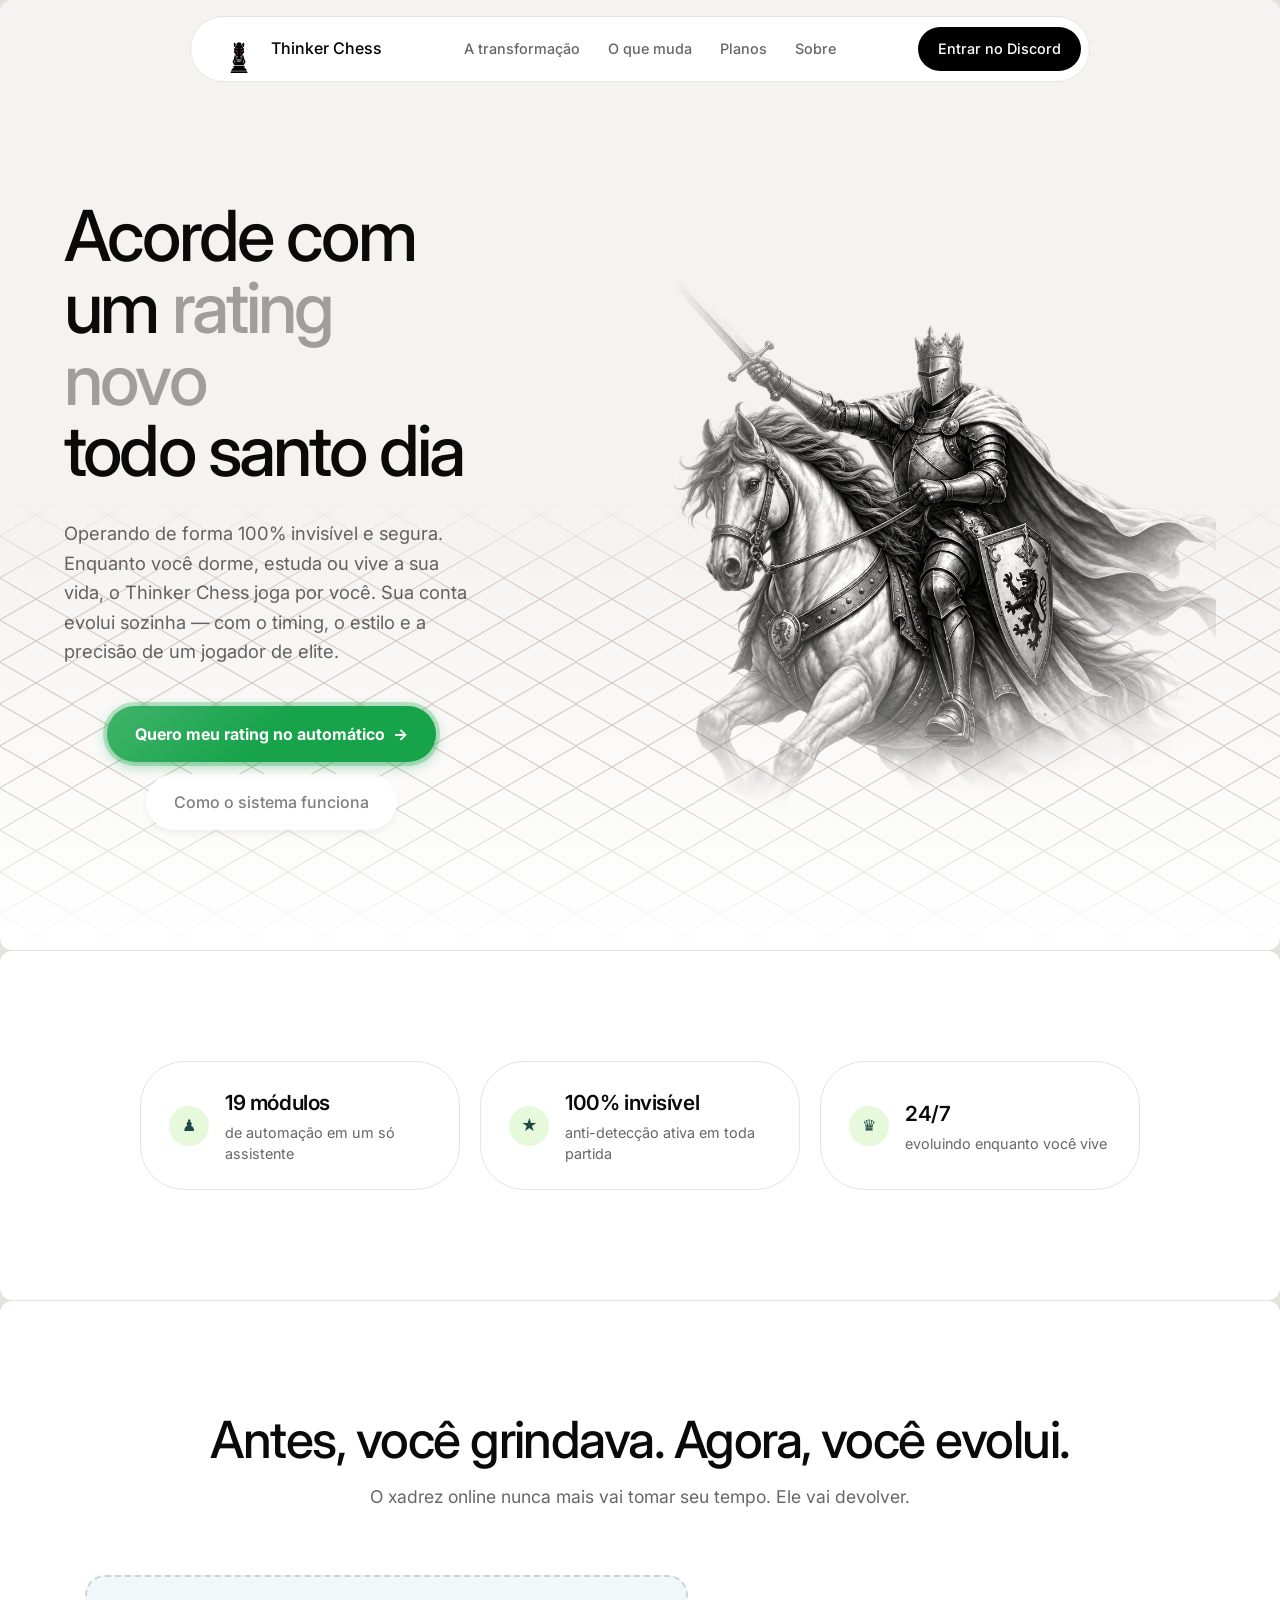
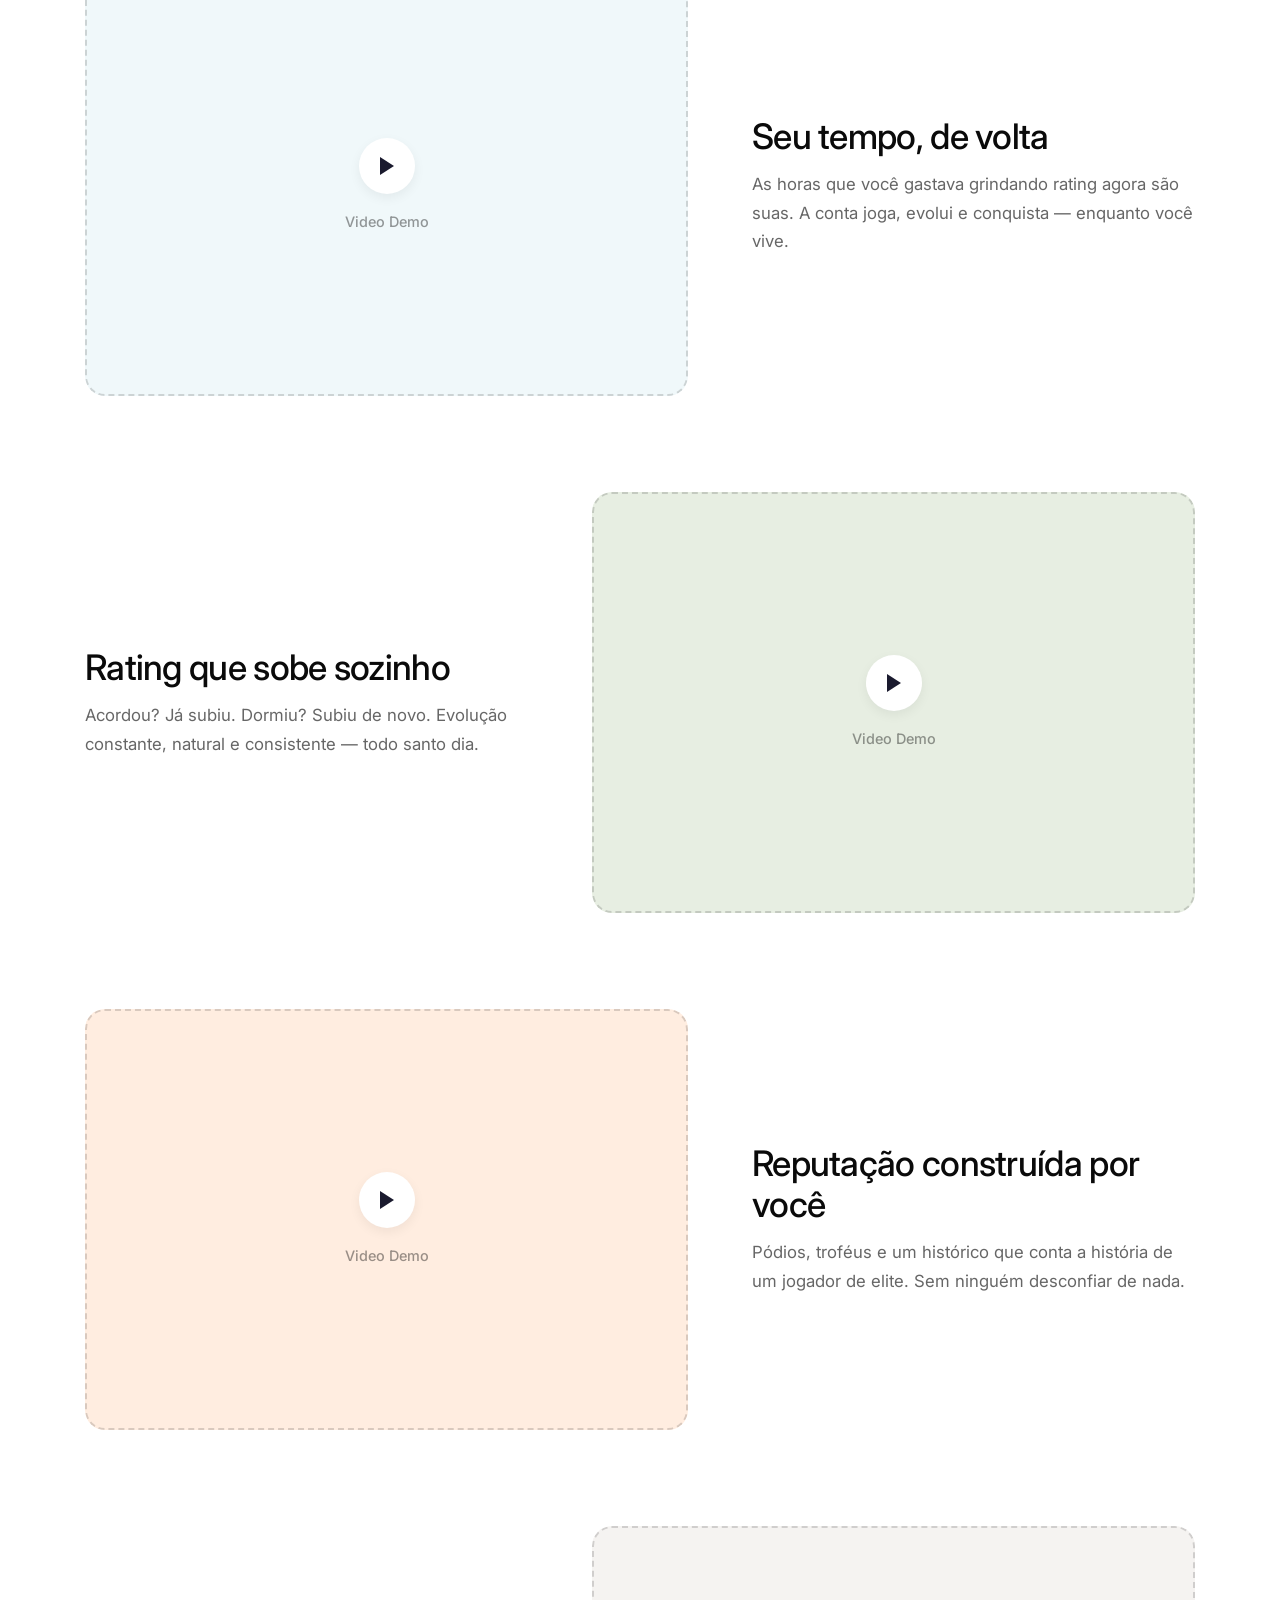
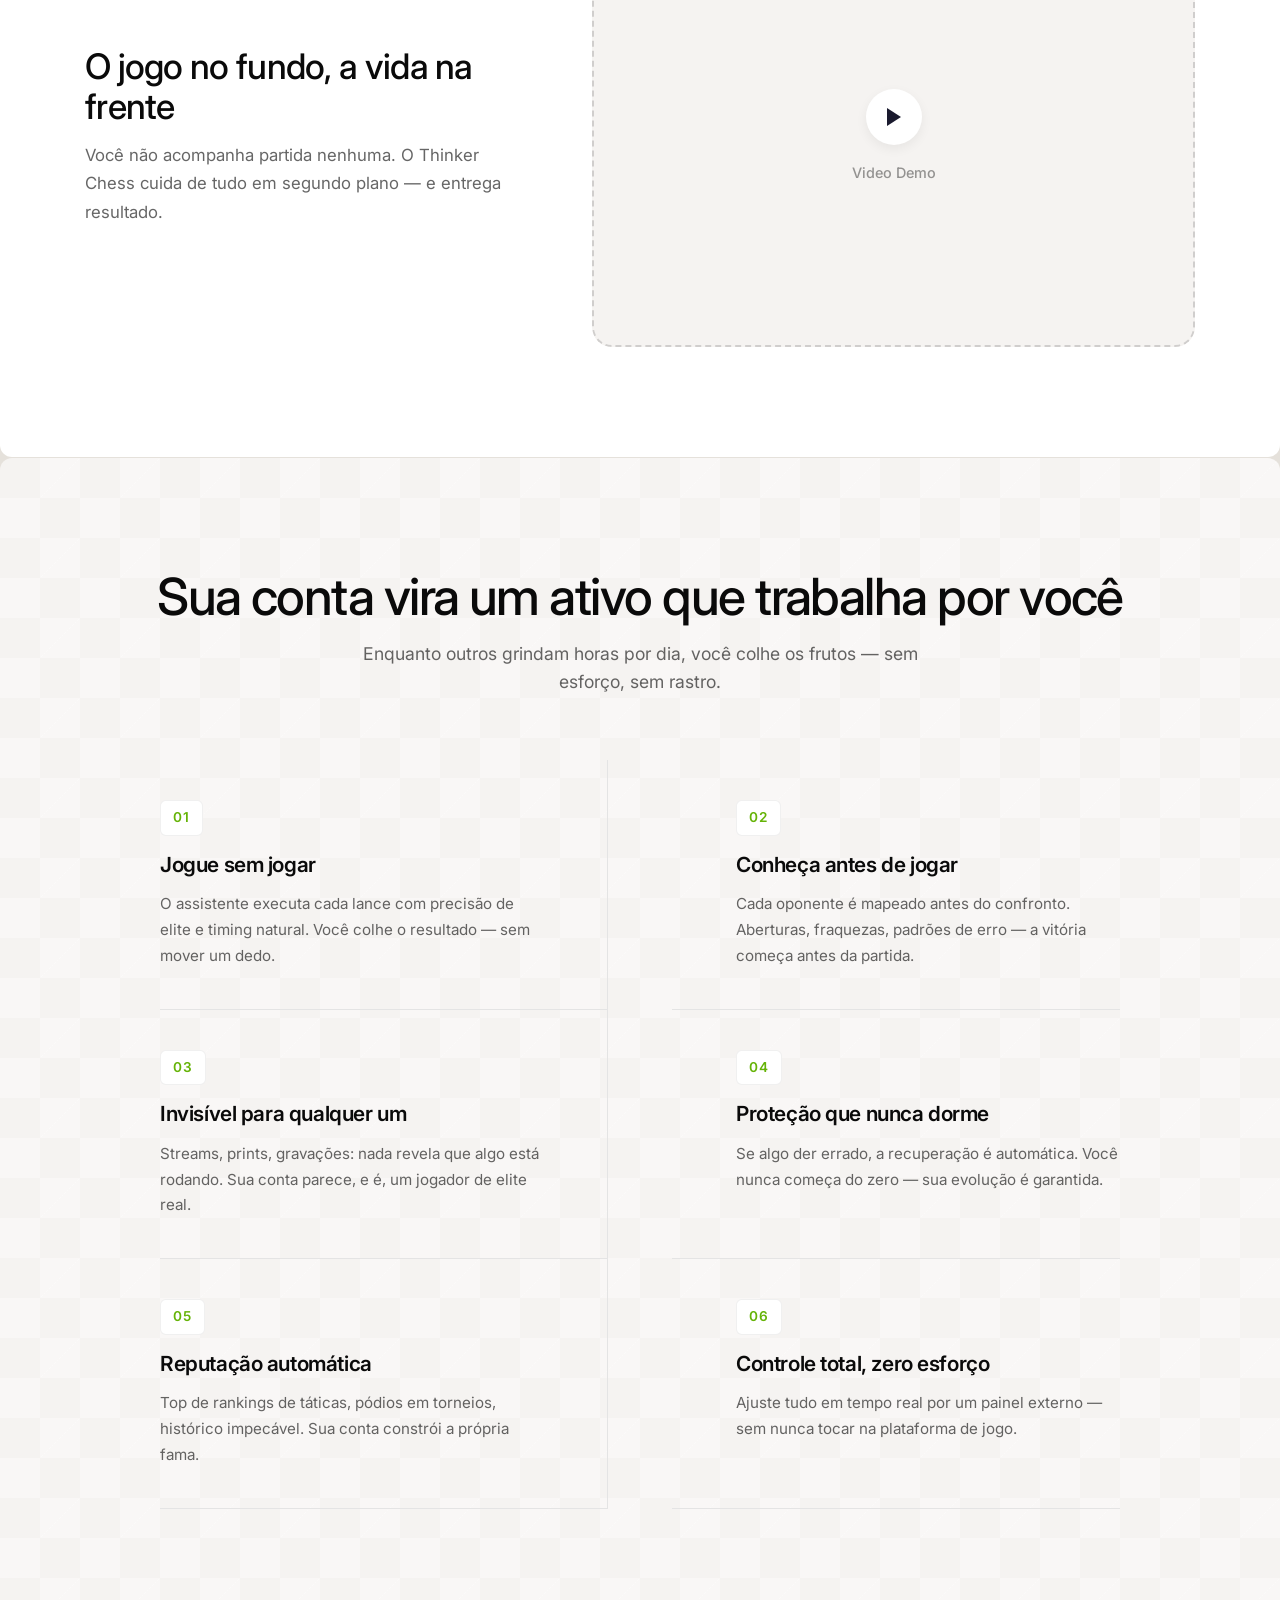
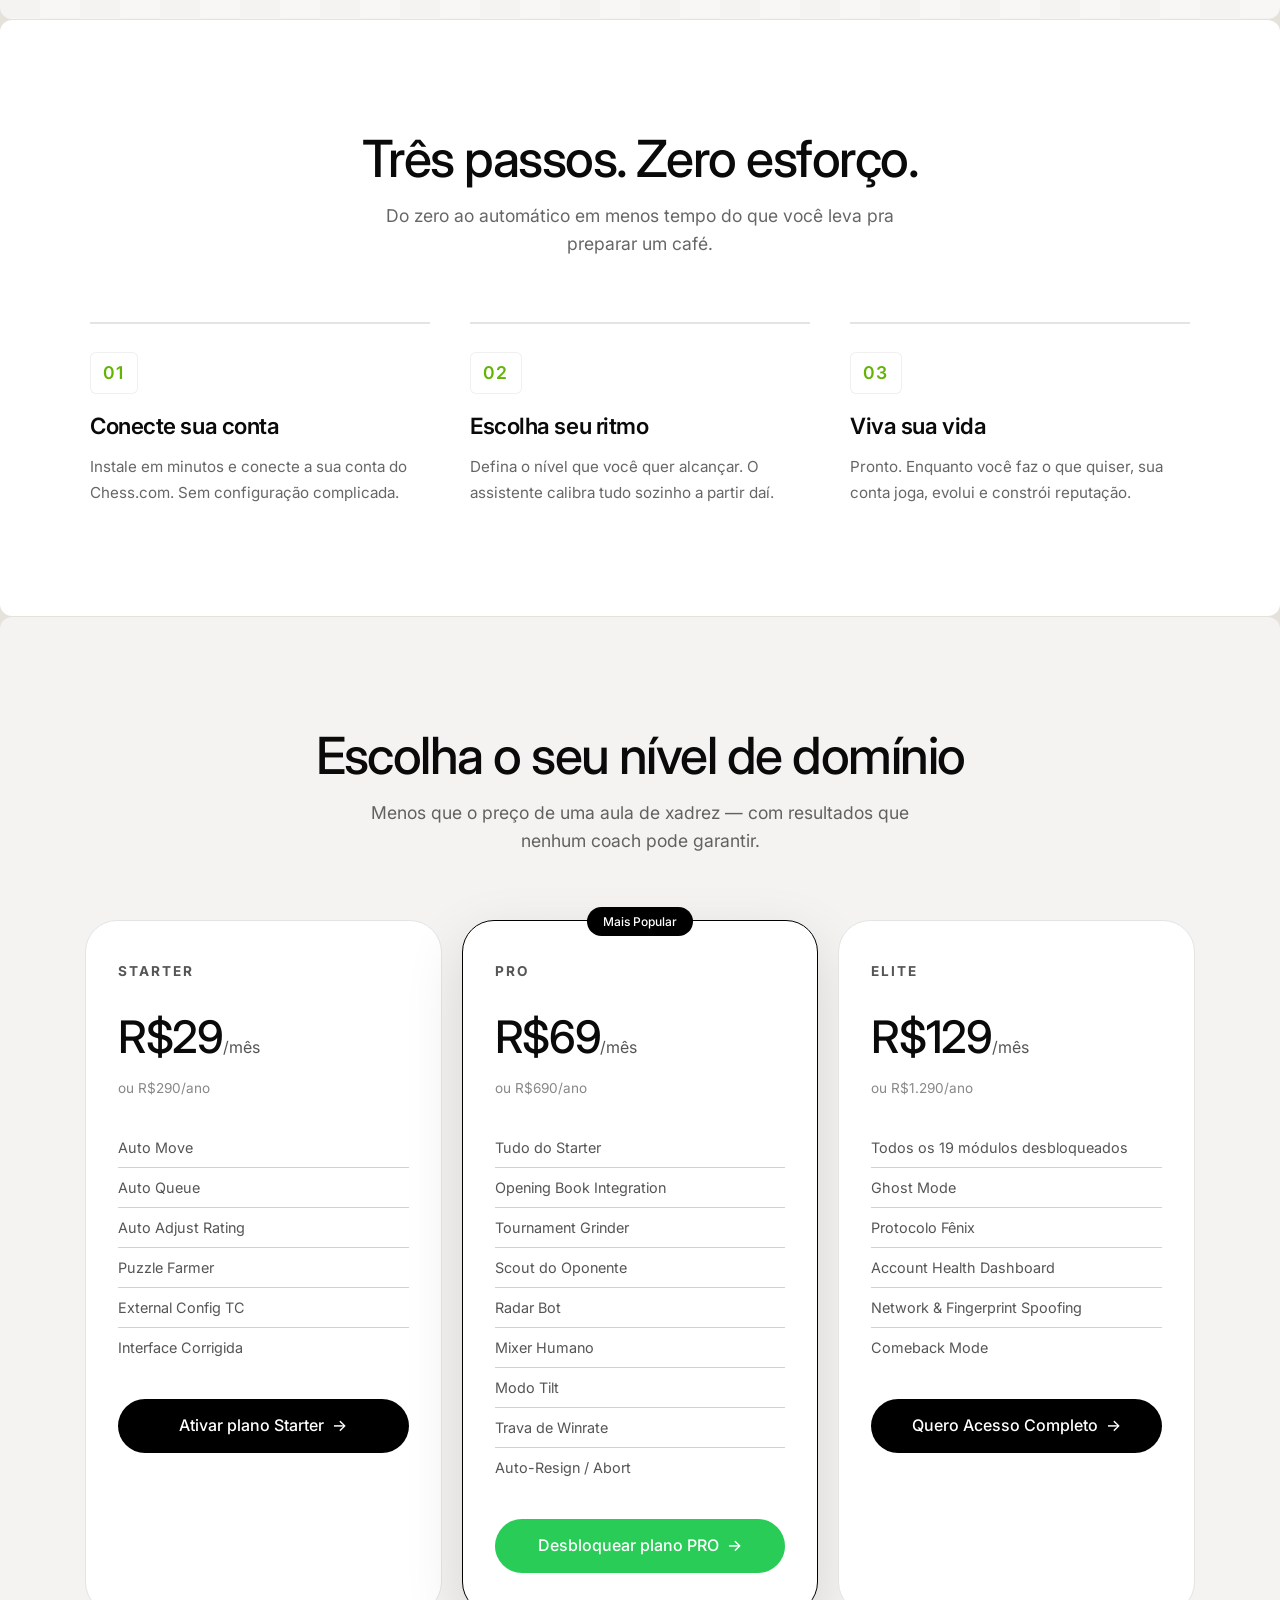
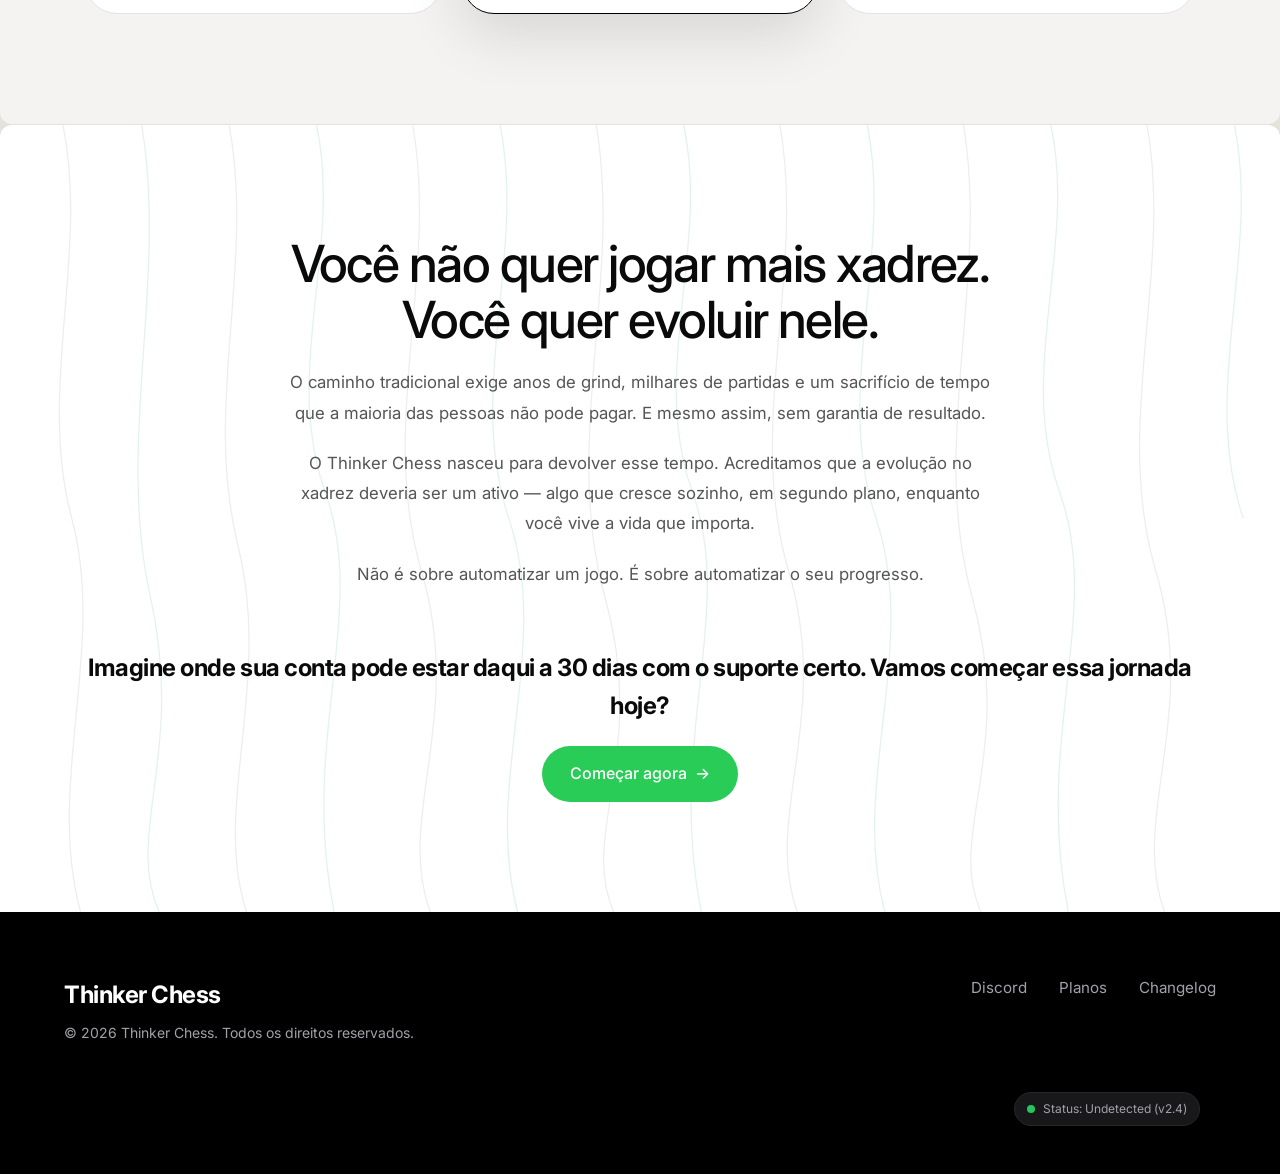
<file: index.html>
<!DOCTYPE html>
<html lang="pt-BR">
<head>
    <meta charset="UTF-8">
    <meta name="viewport" content="width=device-width, initial-scale=1.0">
    <title>Thinker Chess — Pense Melhor, Jogue Melhor</title>
    <link rel="preconnect" href="https://fonts.googleapis.com">
    <link rel="preconnect" href="https://fonts.gstatic.com" crossorigin>
    <link href="https://fonts.googleapis.com/css2?family=Inter:wght@400;500;600;700&family=Playfair+Display:ital,wght@0,400;0,700;1,400;1,700&display=swap" rel="stylesheet">
    <link rel="stylesheet" href="style.css">
</head>
<body id="app">
    <script src="main.js"></script>
</body>
</html>
</file>
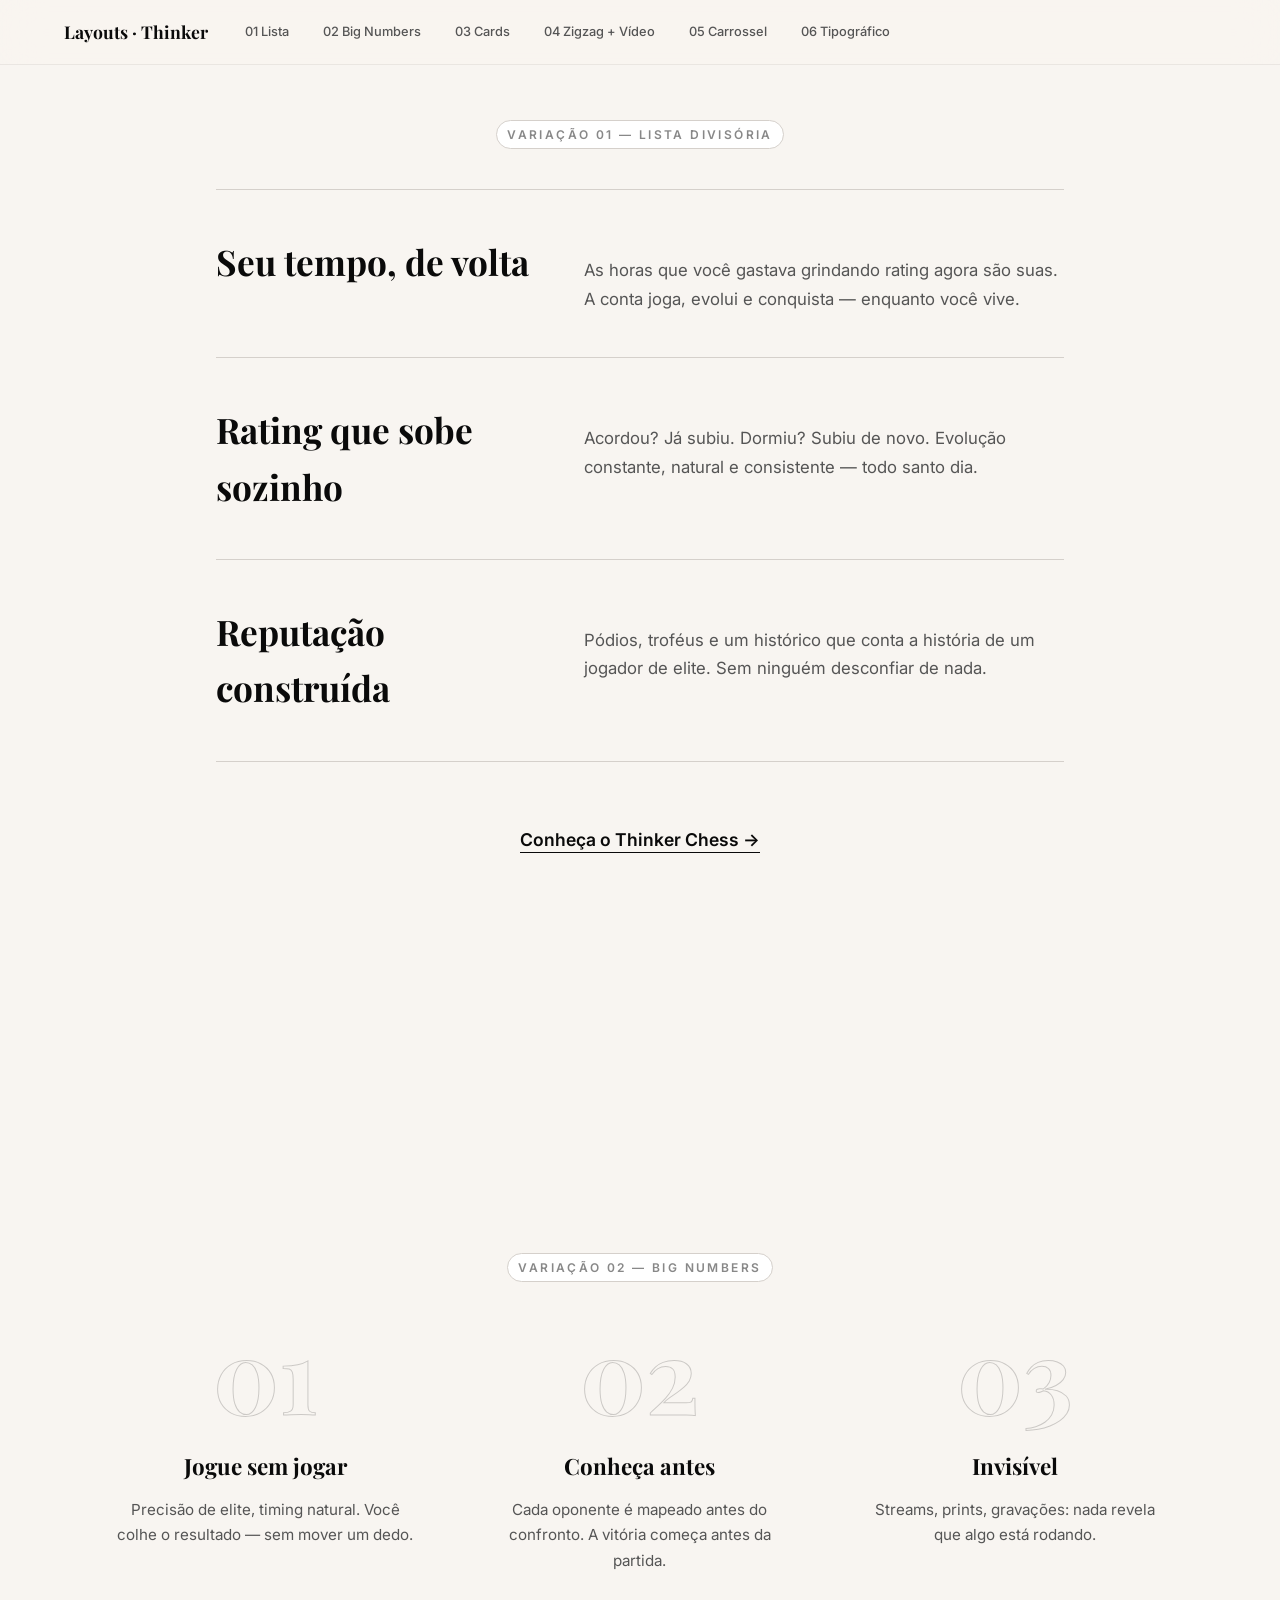
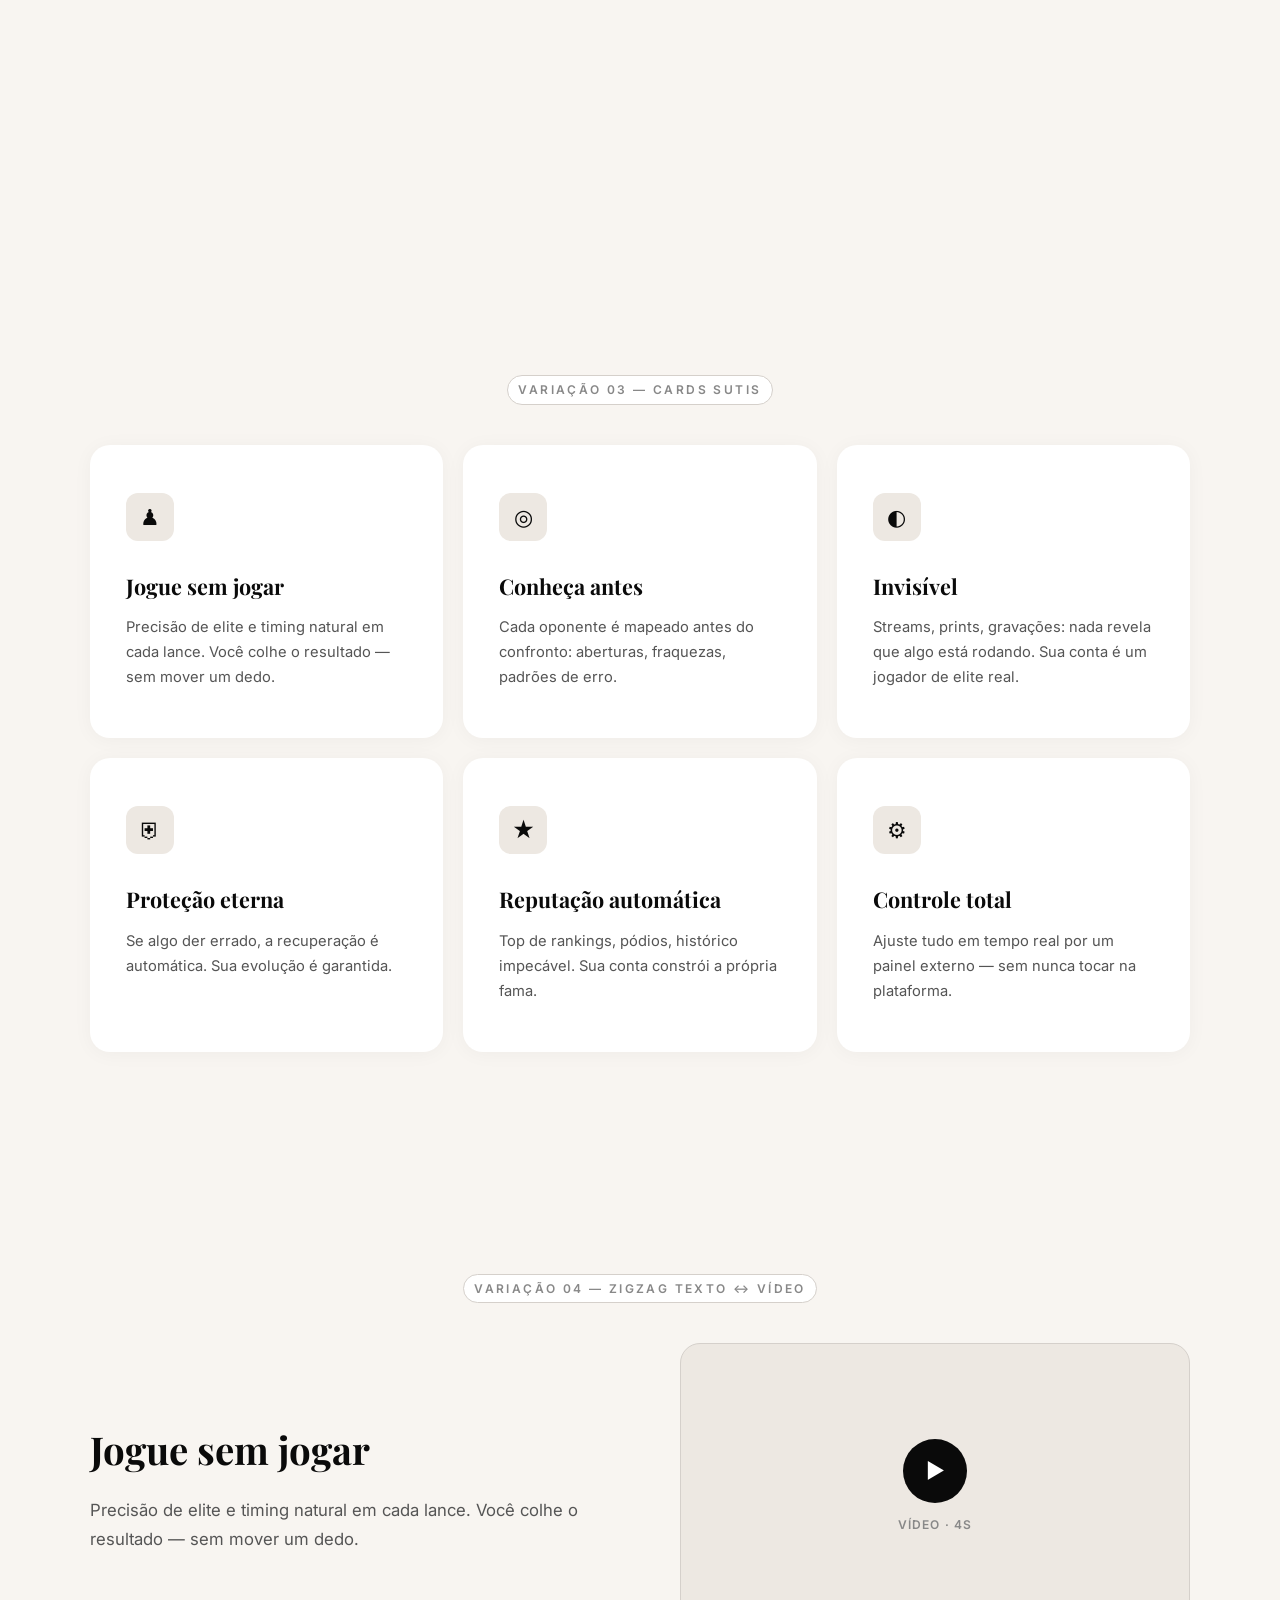
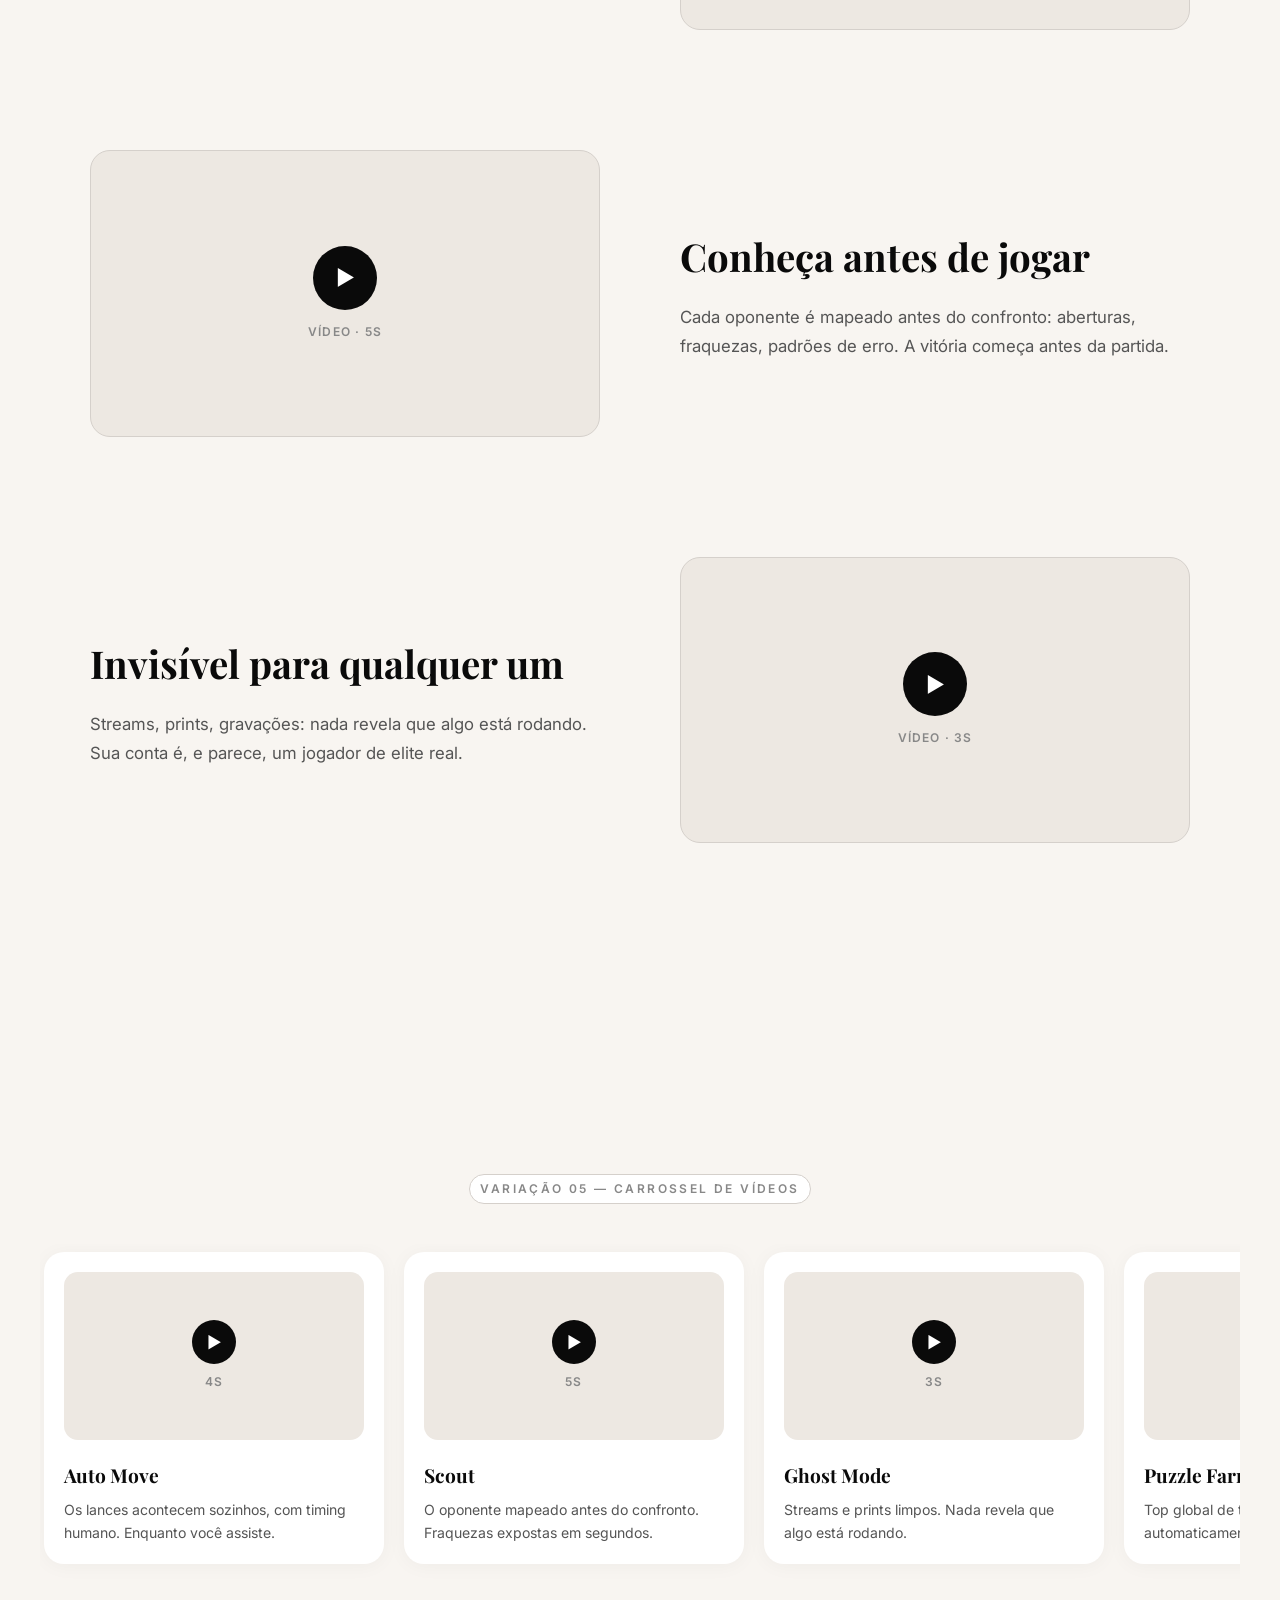
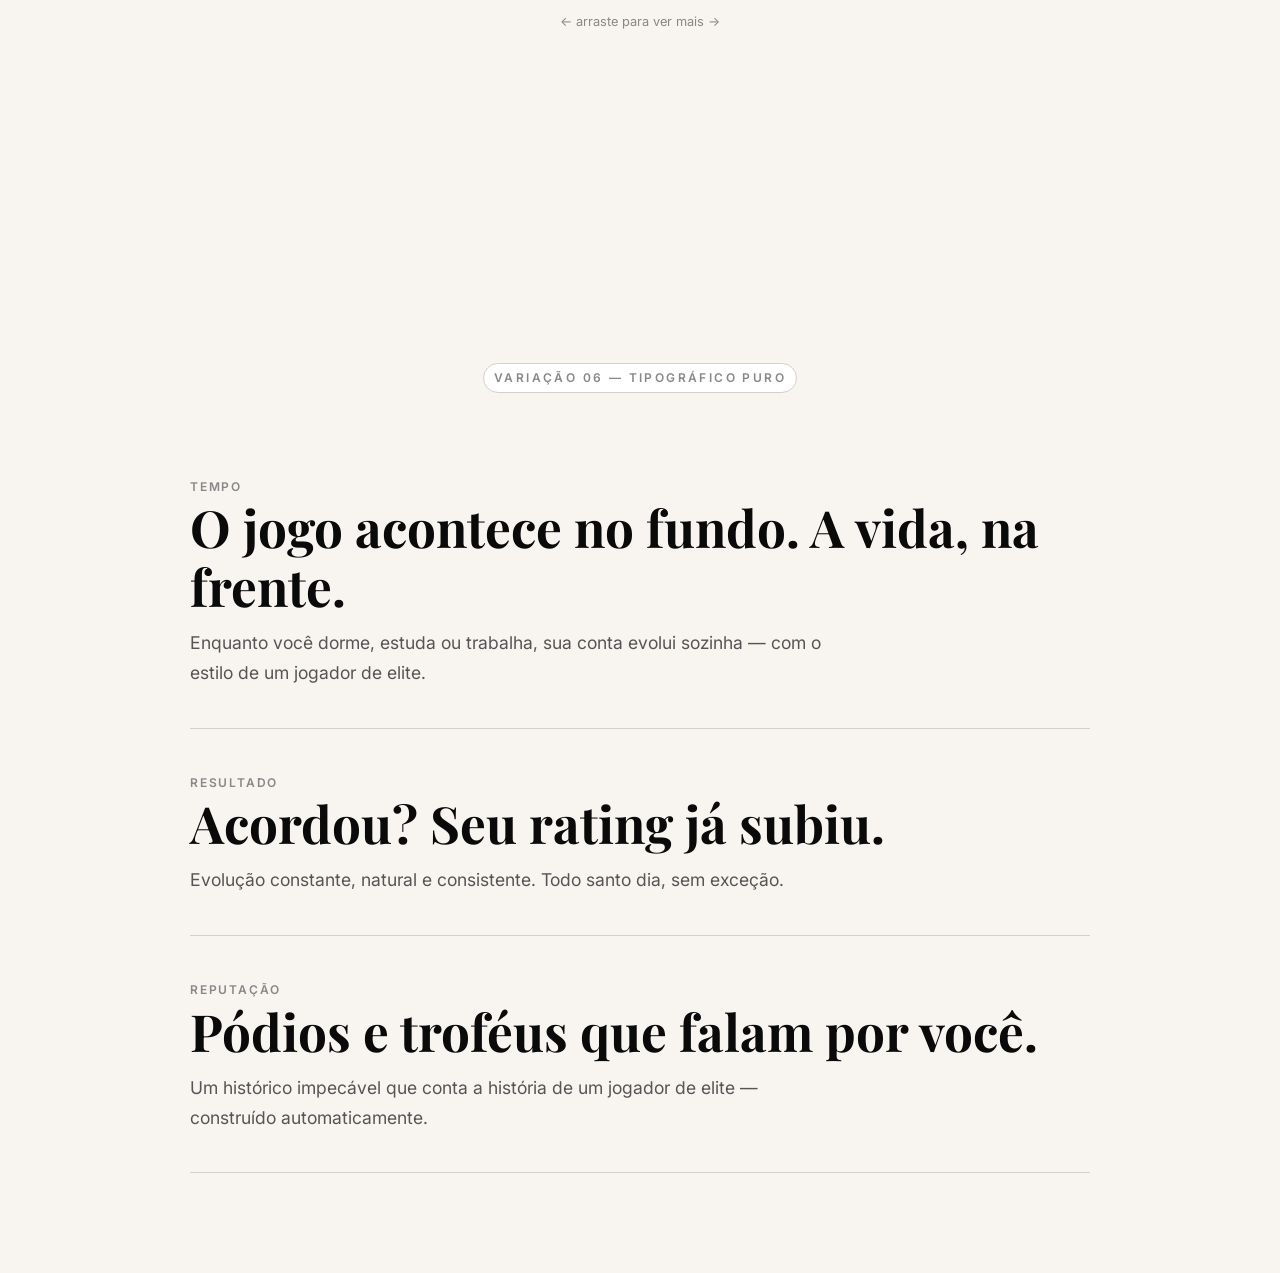
<file: layouts.html>
<!DOCTYPE html>
<html lang="pt-BR">
<head>
    <meta charset="UTF-8">
    <meta name="viewport" content="width=device-width, initial-scale=1.0">
    <title>Thinker Chess — Variações de Layout</title>
    <link rel="preconnect" href="https://fonts.googleapis.com">
    <link rel="preconnect" href="https://fonts.gstatic.com" crossorigin>
    <link href="https://fonts.googleapis.com/css2?family=Inter:wght@400;500;600;700&family=Playfair+Display:ital,wght@0,400;0,700;1,400;1,700&display=swap" rel="stylesheet">
    <style>
        :root {
            --bg: #F8F5F1;
            --bg-dark: #EDE8E2;
            --text: #0a0a0a;
            --text-secondary: #555;
            --gray: #888;
            --gray-light: #ccc;
            --border: #d5d0cb;
            --white: #ffffff;
            --font-serif: 'Playfair Display', Georgia, serif;
            --font-sans: 'Inter', -apple-system, sans-serif;
            --radius: 8px;
            --transition: 0.3s ease;
        }

        *, *::before, *::after { margin: 0; padding: 0; box-sizing: border-box; }
        html { scroll-behavior: smooth; -webkit-font-smoothing: antialiased; }
        body {
            font-family: var(--font-sans);
            background: var(--bg);
            color: var(--text);
            line-height: 1.6;
        }
        img { max-width: 100%; display: block; }

        /* ═══ NAVBAR DO PLAYGROUND ═══ */
        .play-nav {
            position: fixed;
            top: 0; left: 0; width: 100%;
            z-index: 100;
            background: rgba(248, 245, 241, 0.75);
            backdrop-filter: saturate(180%) blur(20px);
            border-bottom: 1px solid rgba(0,0,0,0.06);
        }
        .play-nav-inner {
            max-width: 1200px; margin: 0 auto; padding: 0 24px;
            height: 64px;
            display: flex; align-items: center; gap: 24px;
        }
        .play-nav-title {
            font-family: var(--font-serif);
            font-weight: 700; font-size: 1.1rem;
            white-space: nowrap;
        }
        .play-nav-links {
            display: flex; gap: 8px; overflow-x: auto;
            scrollbar-width: none;
        }
        .play-nav-links::-webkit-scrollbar { display: none; }
        .play-nav-links a {
            text-decoration: none; color: var(--text-secondary);
            font-size: 0.8rem; font-weight: 500;
            padding: 6px 12px; border-radius: 999px;
            white-space: nowrap; transition: all var(--transition);
            border: 1px solid transparent;
        }
        .play-nav-links a:hover { color: var(--text); border-color: var(--border); }

        /* ═══ BLOCOS DE DEMONSTRAÇÃO ═══ */
        .demo {
            min-height: 100vh;
            padding: 120px 24px 100px;
            display: flex; flex-direction: column; justify-content: center;
            scroll-margin-top: 64px;
        }
        .demo-label {
            text-align: center;
            font-size: 0.75rem; font-weight: 600;
            letter-spacing: 0.2em; text-transform: uppercase;
            color: var(--gray);
            margin-bottom: 40px;
        }
        .demo-label span {
            display: inline-block;
            padding: 4px 10px; border: 1px solid var(--border);
            border-radius: 999px; background: var(--white);
        }
        .container { max-width: 1200px; margin: 0 auto; }

        /* ═══════════════════════════════════════════
           V1 — LISTA DIVISÓRIA (Apple classic)
           Linhas horizontais, sem cards, tipografia pura
        ═══════════════════════════════════════════ */
        .v1-list { max-width: 900px; margin: 0 auto; }
        .v1-item {
            display: flex; align-items: baseline; justify-content: space-between;
            gap: 48px;
            padding: 44px 0;
            border-bottom: 1px solid var(--border);
        }
        .v1-item:first-child { border-top: 1px solid var(--border); }
        .v1-item h3 {
            font-family: var(--font-serif);
            font-size: clamp(1.6rem, 3vw, 2.2rem);
            font-weight: 700;
            flex-shrink: 0;
            max-width: 320px;
        }
        .v1-item p {
            color: var(--text-secondary);
            font-size: 1.05rem;
            line-height: 1.7;
            max-width: 480px;
            text-align: left;
        }
        .v1-cta {
            text-align: center; margin-top: 64px;
            font-size: 1.1rem;
        }
        .v1-cta a {
            color: var(--text); font-weight: 600;
            text-decoration: none;
            border-bottom: 1px solid var(--text);
            padding-bottom: 2px;
        }

        /* ═══════════════════════════════════════════
           V2 — BIG NUMBERS
           Números enormes, 3 colunas, sem bordas
        ═══════════════════════════════════════════ */
        .v2-grid {
            display: grid; grid-template-columns: repeat(3, 1fr);
            gap: 24px; max-width: 1100px; margin: 0 auto;
        }
        .v2-item { padding: 0 24px; text-align: center; }
        .v2-num {
            font-family: var(--font-serif);
            font-size: clamp(4rem, 8vw, 7rem);
            font-weight: 700;
            color: var(--bg-dark);
            line-height: 1;
            display: block;
            margin-bottom: 24px;
            -webkit-text-stroke: 1px rgba(0,0,0,0.18);
            color: transparent;
        }
        .v2-item h3 {
            font-family: var(--font-serif);
            font-size: 1.4rem; font-weight: 700;
            margin-bottom: 12px;
        }
        .v2-item p {
            color: var(--text-secondary);
            font-size: 0.95rem; line-height: 1.7;
        }

        /* ═══════════════════════════════════════════
           V3 — CARDS SUTIS (Apple Music / hardware)
           Fundo branco, radius grande, sombra leve
        ═══════════════════════════════════════════ */
        .v3-grid {
            display: grid; grid-template-columns: repeat(3, 1fr);
            gap: 20px; max-width: 1100px; margin: 0 auto;
        }
        .v3-card {
            background: var(--white);
            border-radius: 20px;
            padding: 48px 36px;
            box-shadow: 0 2px 20px rgba(0,0,0,0.04);
            transition: transform var(--transition), box-shadow var(--transition);
        }
        .v3-card:hover {
            transform: translateY(-4px);
            box-shadow: 0 12px 40px rgba(0,0,0,0.08);
        }
        .v3-icon {
            width: 48px; height: 48px;
            border-radius: 12px;
            background: var(--bg-dark);
            display: flex; align-items: center; justify-content: center;
            margin-bottom: 28px;
            font-size: 1.4rem;
        }
        .v3-card h3 {
            font-family: var(--font-serif);
            font-size: 1.35rem; font-weight: 700;
            margin-bottom: 12px;
        }
        .v3-card p {
            color: var(--text-secondary);
            font-size: 0.92rem; line-height: 1.7;
        }

        /* ═══════════════════════════════════════════
           V4 — ZIGUEZAGUE (texto ↔ vídeo)
           50/50 alternado — placeholder de vídeo 3-6s
        ═══════════════════════════════════════════ */
        .v4-item {
            display: grid; grid-template-columns: 1fr 1fr;
            gap: 80px; align-items: center;
            max-width: 1100px; margin: 0 auto 120px;
        }
        .v4-item:last-child { margin-bottom: 0; }
        .v4-item:nth-child(even) .v4-media { order: -1; }
        .v4-text h3 {
            font-family: var(--font-serif);
            font-size: clamp(1.8rem, 3vw, 2.4rem);
            font-weight: 700;
            margin-bottom: 16px;
        }
        .v4-text p {
            color: var(--text-secondary);
            font-size: 1.05rem; line-height: 1.7;
        }
        .v4-media {
            aspect-ratio: 16 / 9;
            border-radius: 20px;
            background: var(--bg-dark);
            display: flex; flex-direction: column;
            align-items: center; justify-content: center;
            gap: 12px;
            border: 1px solid var(--border);
        }
        .v4-play {
            width: 64px; height: 64px;
            border-radius: 50%;
            background: var(--text);
            display: flex; align-items: center; justify-content: center;
            color: var(--white);
            font-size: 1.3rem;
        }
        .v4-dur {
            font-size: 0.75rem; font-weight: 600;
            letter-spacing: 0.1em; text-transform: uppercase;
            color: var(--gray);
        }

        /* ═══════════════════════════════════════════
           V5 — CARROSSEL HORIZONTAL (vídeos 3-6s)
           Snap scroll — cada slide uma feature
        ═══════════════════════════════════════════ */
        .v5-track {
            display: flex; gap: 20px;
            overflow-x: auto;
            scroll-snap-type: x mandatory;
            padding: 8px 4px 32px;
            scrollbar-width: none;
        }
        .v5-track::-webkit-scrollbar { display: none; }
        .v5-slide {
            scroll-snap-align: center;
            flex: 0 0 340px;
            background: var(--white);
            border-radius: 20px;
            padding: 20px;
            box-shadow: 0 2px 20px rgba(0,0,0,0.04);
        }
        .v5-media {
            aspect-ratio: 16 / 9;
            border-radius: 14px;
            background: var(--bg-dark);
            display: flex; flex-direction: column;
            align-items: center; justify-content: center; gap: 8px;
            margin-bottom: 20px;
        }
        .v5-play {
            width: 44px; height: 44px; border-radius: 50%;
            background: var(--text); color: var(--white);
            display: flex; align-items: center; justify-content: center;
        }
        .v5-slide h3 {
            font-family: var(--font-serif);
            font-size: 1.2rem; font-weight: 700;
            margin-bottom: 8px;
        }
        .v5-slide p {
            color: var(--text-secondary);
            font-size: 0.88rem; line-height: 1.6;
        }
        .v5-hint {
            text-align: center; margin-top: 16px;
            font-size: 0.8rem; color: var(--gray);
        }

        /* ═══════════════════════════════════════════
           V6 — GRID TIPOGRÁFICO PURO (Apple News)
           Uma coluna, texto gigante, sem nada mais
        ═══════════════════════════════════════════ */
        .v6-wrap { max-width: 900px; margin: 0 auto; }
        .v6-item { padding: 40px 0; border-bottom: 1px solid var(--border); }
        .v6-item h3 {
            font-family: var(--font-serif);
            font-size: clamp(2rem, 4.5vw, 3.2rem);
            font-weight: 700;
            line-height: 1.15;
            margin-bottom: 12px;
        }
        .v6-item p {
            color: var(--text-secondary);
            font-size: 1.1rem; line-height: 1.7;
            max-width: 640px;
        }
        .v6-item .v6-kicker {
            font-size: 0.75rem; font-weight: 600;
            letter-spacing: 0.15em; text-transform: uppercase;
            color: var(--gray);
            margin-bottom: 8px;
        }

        /* ═══ RESPONSIVO ═══ */
        @media (max-width: 768px) {
            .v1-item { flex-direction: column; gap: 12px; align-items: flex-start; }
            .v2-grid { grid-template-columns: 1fr; gap: 48px; }
            .v3-grid { grid-template-columns: 1fr; }
            .v4-item { grid-template-columns: 1fr; gap: 32px; }
            .v4-item:nth-child(even) .v4-media { order: 0; }
            .v5-slide { flex-basis: 280px; }
        }
    </style>
</head>
<body>

    <!-- NAVBAR -->
    <nav class="play-nav">
        <div class="play-nav-inner">
            <span class="play-nav-title">Layouts · Thinker</span>
            <div class="play-nav-links">
                <a href="#v1">01 Lista</a>
                <a href="#v2">02 Big Numbers</a>
                <a href="#v3">03 Cards</a>
                <a href="#v4">04 Zigzag + Vídeo</a>
                <a href="#v5">05 Carrossel</a>
                <a href="#v6">06 Tipográfico</a>
            </div>
        </div>
    </nav>

    <!-- ═══ V1 — LISTA DIVISÓRIA ═══ -->
    <section class="demo" id="v1">
        <div class="demo-label"><span>Variação 01 — Lista divisória</span></div>
        <div class="container">
            <div class="v1-list">
                <div class="v1-item">
                    <h3>Seu tempo, de volta</h3>
                    <p>As horas que você gastava grindando rating agora são suas. A conta joga, evolui e conquista — enquanto você vive.</p>
                </div>
                <div class="v1-item">
                    <h3>Rating que sobe sozinho</h3>
                    <p>Acordou? Já subiu. Dormiu? Subiu de novo. Evolução constante, natural e consistente — todo santo dia.</p>
                </div>
                <div class="v1-item">
                    <h3>Reputação construída</h3>
                    <p>Pódios, troféus e um histórico que conta a história de um jogador de elite. Sem ninguém desconfiar de nada.</p>
                </div>
            </div>
            <div class="v1-cta"><a href="#">Conheça o Thinker Chess →</a></div>
        </div>
    </section>

    <!-- ═══ V2 — BIG NUMBERS ═══ -->
    <section class="demo" id="v2">
        <div class="demo-label"><span>Variação 02 — Big numbers</span></div>
        <div class="container">
            <div class="v2-grid">
                <div class="v2-item">
                    <span class="v2-num">01</span>
                    <h3>Jogue sem jogar</h3>
                    <p>Precisão de elite, timing natural. Você colhe o resultado — sem mover um dedo.</p>
                </div>
                <div class="v2-item">
                    <span class="v2-num">02</span>
                    <h3>Conheça antes</h3>
                    <p>Cada oponente é mapeado antes do confronto. A vitória começa antes da partida.</p>
                </div>
                <div class="v2-item">
                    <span class="v2-num">03</span>
                    <h3>Invisível</h3>
                    <p>Streams, prints, gravações: nada revela que algo está rodando.</p>
                </div>
            </div>
        </div>
    </section>

    <!-- ═══ V3 — CARDS SUTIS ═══ -->
    <section class="demo" id="v3">
        <div class="demo-label"><span>Variação 03 — Cards sutis</span></div>
        <div class="container">
            <div class="v3-grid">
                <div class="v3-card">
                    <div class="v3-icon">♟</div>
                    <h3>Jogue sem jogar</h3>
                    <p>Precisão de elite e timing natural em cada lance. Você colhe o resultado — sem mover um dedo.</p>
                </div>
                <div class="v3-card">
                    <div class="v3-icon">◎</div>
                    <h3>Conheça antes</h3>
                    <p>Cada oponente é mapeado antes do confronto: aberturas, fraquezas, padrões de erro.</p>
                </div>
                <div class="v3-card">
                    <div class="v3-icon">◐</div>
                    <h3>Invisível</h3>
                    <p>Streams, prints, gravações: nada revela que algo está rodando. Sua conta é um jogador de elite real.</p>
                </div>
                <div class="v3-card">
                    <div class="v3-icon">⛨</div>
                    <h3>Proteção eterna</h3>
                    <p>Se algo der errado, a recuperação é automática. Sua evolução é garantida.</p>
                </div>
                <div class="v3-card">
                    <div class="v3-icon">★</div>
                    <h3>Reputação automática</h3>
                    <p>Top de rankings, pódios, histórico impecável. Sua conta constrói a própria fama.</p>
                </div>
                <div class="v3-card">
                    <div class="v3-icon">⚙</div>
                    <h3>Controle total</h3>
                    <p>Ajuste tudo em tempo real por um painel externo — sem nunca tocar na plataforma.</p>
                </div>
            </div>
        </div>
    </section>

    <!-- ═══ V4 — ZIGUEZAGUE + VÍDEO ═══ -->
    <section class="demo" id="v4">
        <div class="demo-label"><span>Variação 04 — Zigzag texto ↔ vídeo</span></div>
        <div class="container">
            <div class="v4-item">
                <div class="v4-text">
                    <h3>Jogue sem jogar</h3>
                    <p>Precisão de elite e timing natural em cada lance. Você colhe o resultado — sem mover um dedo.</p>
                </div>
                <div class="v4-media">
                    <div class="v4-play">▶</div>
                    <span class="v4-dur">vídeo · 4s</span>
                </div>
            </div>
            <div class="v4-item">
                <div class="v4-text">
                    <h3>Conheça antes de jogar</h3>
                    <p>Cada oponente é mapeado antes do confronto: aberturas, fraquezas, padrões de erro. A vitória começa antes da partida.</p>
                </div>
                <div class="v4-media">
                    <div class="v4-play">▶</div>
                    <span class="v4-dur">vídeo · 5s</span>
                </div>
            </div>
            <div class="v4-item">
                <div class="v4-text">
                    <h3>Invisível para qualquer um</h3>
                    <p>Streams, prints, gravações: nada revela que algo está rodando. Sua conta é, e parece, um jogador de elite real.</p>
                </div>
                <div class="v4-media">
                    <div class="v4-play">▶</div>
                    <span class="v4-dur">vídeo · 3s</span>
                </div>
            </div>
        </div>
    </section>

    <!-- ═══ V5 — CARROSSEL HORIZONTAL ═══ -->
    <section class="demo" id="v5">
        <div class="demo-label"><span>Variação 05 — Carrossel de vídeos</span></div>
        <div class="container">
            <div class="v5-track">
                <div class="v5-slide">
                    <div class="v5-media"><div class="v5-play">▶</div><span class="v4-dur">4s</span></div>
                    <h3>Auto Move</h3>
                    <p>Os lances acontecem sozinhos, com timing humano. Enquanto você assiste.</p>
                </div>
                <div class="v5-slide">
                    <div class="v5-media"><div class="v5-play">▶</div><span class="v4-dur">5s</span></div>
                    <h3>Scout</h3>
                    <p>O oponente mapeado antes do confronto. Fraquezas expostas em segundos.</p>
                </div>
                <div class="v5-slide">
                    <div class="v5-media"><div class="v5-play">▶</div><span class="v4-dur">3s</span></div>
                    <h3>Ghost Mode</h3>
                    <p>Streams e prints limpos. Nada revela que algo está rodando.</p>
                </div>
                <div class="v5-slide">
                    <div class="v5-media"><div class="v5-play">▶</div><span class="v4-dur">6s</span></div>
                    <h3>Puzzle Farmer</h3>
                    <p>Top global de táticas. Reputação construída automaticamente.</p>
                </div>
                <div class="v5-slide">
                    <div class="v5-media"><div class="v5-play">▶</div><span class="v4-dur">4s</span></div>
                    <h3>Radar Bot</h3>
                    <p>Ameaças e motivos ocultos visíveis em tempo real. Veja o que ninguém vê.</p>
                </div>
            </div>
            <div class="v5-hint">← arraste para ver mais →</div>
        </div>
    </section>

    <!-- ═══ V6 — GRID TIPOGRÁFICO PURO ═══ -->
    <section class="demo" id="v6">
        <div class="demo-label"><span>Variação 06 — Tipográfico puro</span></div>
        <div class="container">
            <div class="v6-wrap">
                <div class="v6-item">
                    <span class="v6-kicker">Tempo</span>
                    <h3>O jogo acontece no fundo. A vida, na frente.</h3>
                    <p>Enquanto você dorme, estuda ou trabalha, sua conta evolui sozinha — com o estilo de um jogador de elite.</p>
                </div>
                <div class="v6-item">
                    <span class="v6-kicker">Resultado</span>
                    <h3>Acordou? Seu rating já subiu.</h3>
                    <p>Evolução constante, natural e consistente. Todo santo dia, sem exceção.</p>
                </div>
                <div class="v6-item">
                    <span class="v6-kicker">Reputação</span>
                    <h3>Pódios e troféus que falam por você.</h3>
                    <p>Um histórico impecável que conta a história de um jogador de elite — construído automaticamente.</p>
                </div>
            </div>
        </div>
    </section>

</body>
</html>
</file>
<file: style.css>
:root {
    --bg: #F8F5F1;
    --bg-dark: #EDE8E2;
    --text: #0a0a0a;
    --text-secondary: #555;
    --gray: #888;
    --gray-light: #ccc;
    --border: #d5d0cb;
    --white: #ffffff;
    --font-serif: 'Playfair Display', Georgia, serif;
    --font-sans: 'Inter', -apple-system, sans-serif;
    --max-width: 1200px;
    --radius: 8px;
    --transition: 0.3s ease;
}

*,
*::before,
*::after {
    margin: 0;
    padding: 0;
    box-sizing: border-box;
}

html {
    scroll-behavior: smooth;
    -webkit-font-smoothing: antialiased;
    -moz-osx-font-smoothing: grayscale;
    overflow-x: hidden;
}

body {
    font-family: var(--font-sans);
    background: var(--bg);
    color: var(--text);
    line-height: 1.6;
    overflow-x: hidden;
}

a {
    text-decoration: none;
    color: inherit;
}

ul, ol {
    list-style: none;
}

img {
    max-width: 100%;
    display: block;
}

button {
    font-family: inherit;
    cursor: pointer;
    border: none;
    background: none;
}

.container {
    width: 100%;
    max-width: var(--max-width);
    margin: 0 auto;
    padding: 0 24px;
}

.fade-in {
    opacity: 0;
    transform: translateY(30px);
    transition: opacity 0.7s ease, transform 0.7s ease;
}

.fade-in.visible {
    opacity: 1;
    transform: translateY(0);
}
</file>
